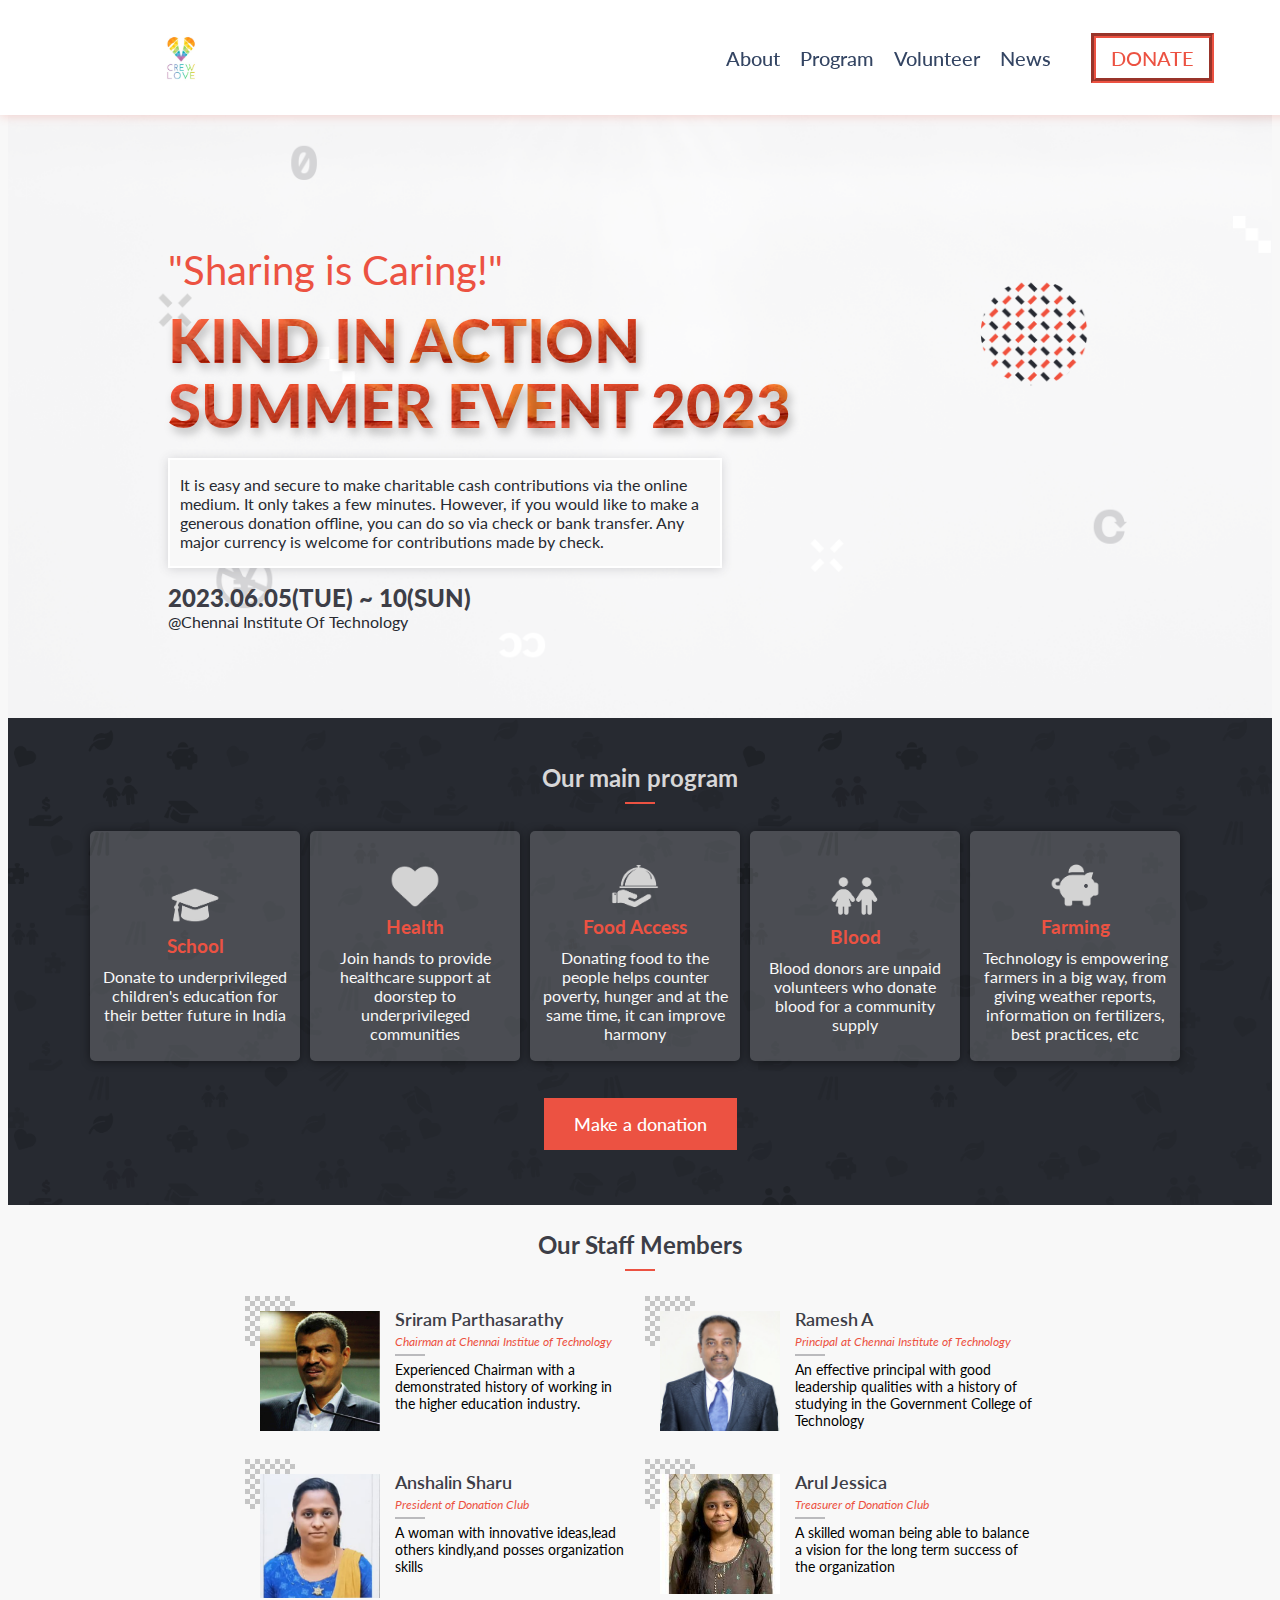
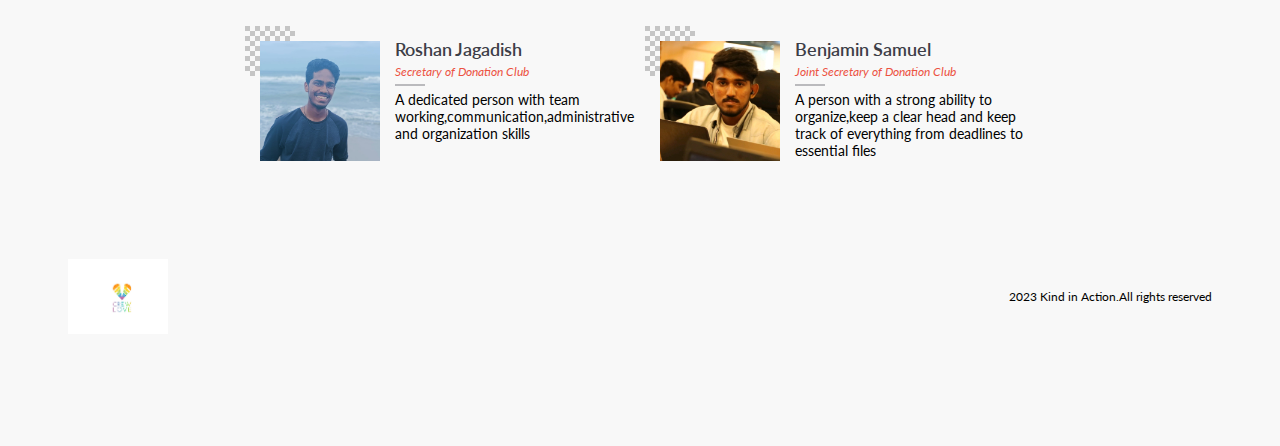
<file: donation/index.html>
<!DOCTYPE html>
<html lang="en">

<head>
  <meta charset="UTF-8">
  <meta http-equiv="X-UA-Compatible" content="IE=edge">
  <meta name="viewport" content="width=device-width, initial-scale=1.0">
  <title>Kind in Action</title>
  <link rel="stylesheet" href="style.css">
  <link rel="shortcut icon" href="img/love_heart_icon_178900.png" type="heart image" />
</head>

<body>
    
  <!--****header & hero****-->
  <div id="headline" class="headline">

    <nav class="navbar">

      <div class="logo">
        <a href="#headline">
          <img src="img/logo.jpeg" alt="">
        </a>
      </div>

      <div class="nav-menu">

        <ul>

          <li class="nav-item">
            <a href="about.html" class="nav-link">About</a>
          </li>
          <li class="nav-item">
            <a href="program1.html" class="nav-link">Program</a>
          </li>
          <li class="nav-item">
            <a href="volunteer.html" class="nav-link">Volunteer</a>
          </li>
         
          <li class="nav-item">
            <a href="news.html" class="nav-link">News</a>
          </li>
          <li class="nav-item special">
            <a href="donate.html" class="nav-link">Donate</a>
          </li>

        </ul>

      </div>
      <div class="hamburger">
        <span class="bar"></span>
        <span class="bar"></span>
        <span class="bar"></span>
      </div>

    </nav>

    <div class="hero fade_in">

      <span>"Sharing is Caring!"</span>
      <h1>Kind in action summer event 2023</h1>
      <p class="description">It is easy and secure to make charitable cash contributions via the online medium. It only takes a few minutes. However, if you would like to make a generous donation offline, you can do so via check or bank transfer. Any major currency is welcome for contributions made by check. </p>
      <h2>
        2023.06.05(TUE) ~ 10(SUN)
      </h2>
      <p>@Chennai Institute Of Technology</p>

    </div>

  </div>

  <!--****program****-->

  <section id="program" class="program">

    <h2>Our main program</h2>
    <span></span>
    <div class="program-item">

      <div class="item">
        <img src="img/edu.png" alt="program logo">
        <h3>School</h3>
        <p>Donate to underprivileged children's education for their better future in India</p>
      </div>

      <div class="item">
        <img src="img/heart.png" alt="program logo">
        <h3>Health</h3>
        <p>Join hands to provide healthcare support at doorstep to underprivileged communities</p>
      </div>

      <div class="item">
        <img src="img/food.png" alt="program logo">
        <h3>Food Access</h3>
        <p>Donating food to the people helps counter poverty, hunger and at the same time, it can improve harmony</p>
      </div>

      <div class="item">
        <img src="img/child.png" alt="program logo">
        <h3>Blood</h3>
        <p>Blood donors are unpaid volunteers who donate blood for a community supply</p>
      </div>

      <div class="item">
        <img src="img/found.png" alt="program logo">
        <h3>Farming</h3>
        <p>Technology is empowering farmers in a big way, from giving weather reports, information on fertilizers, best practices, etc </p>
      </div>

    </div>

    <div class="donation">
      <a href="#">Make a donation</a>
    </div>

  </section>

  <!--**** staff members ****-->
  <section class="staff">
    <h2>Our Staff Members</h2>
    <span></span>

    <div class="staff-members">

    </div>

  </section>

  <!--****Partners logo****-->
  
  

  <footer class="footer">
    <img src="img/logo.jpeg" alt="logo">
    <p>2023 Kind in Action.All rights reserved</p>
  </footer>
  
 
  <a id="myBtn" class="scrollUp" title="Go to top"><img src="img/up.png" alt=""></a>
  
  <script src="main.js"></script>
  <script src="home.js"></script>
</body>

</html>
</file>
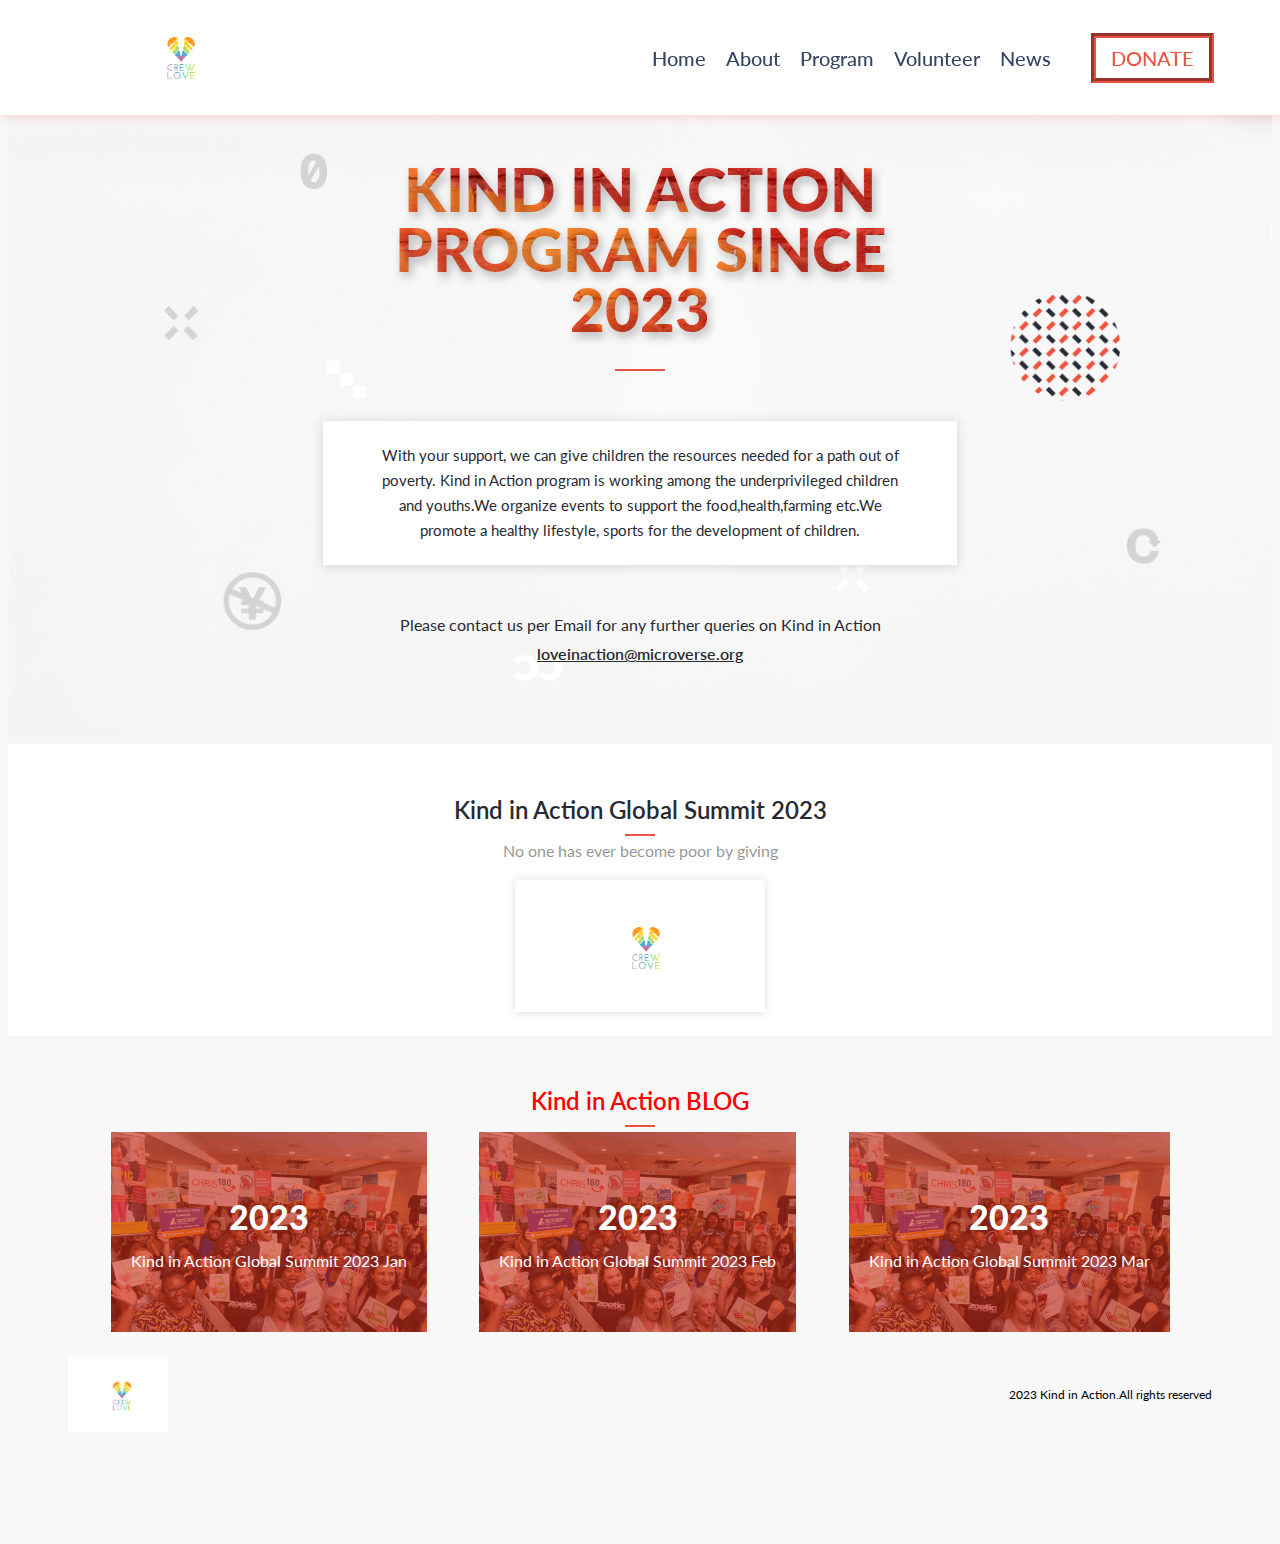
<file: donation/about.html>
<!DOCTYPE html>
<html lang="en">
<head>
  <meta charset="UTF-8">
  <meta http-equiv="X-UA-Compatible" content="IE=edge">
  <meta name="viewport" content="width=device-width, initial-scale=1.0">
  <title>About page</title>
  <link rel="stylesheet" href="about.css">
</head>
<body>
    <!--****header & hero****-->
    <div id="about" class="headline">
      <nav class="navbar">
        <div class="logo">
          <a href="index.html">
            <img src="img/logo.jpeg" alt="">
          </a>
        </div>
        <div class="nav-menu">
          <ul>
            <li class="nav-item">
              <a href="index.html" class="nav-link">Home</a>
            </li>
            <li class="nav-item">
              <a href="about.html" class="nav-link">About</a>
            </li>
            <li class="nav-item">
              <a href="program1.html" class="nav-link">Program</a>
            </li>
            <li class="nav-item">
              <a href="volunteer.html" class="nav-link">Volunteer</a>
            </li>
           
            <li class="nav-item">
              <a href="news.html" class="nav-link">News</a>
            </li>
            <li class="nav-item special">
              <a href="donate.html" class="nav-link">Donate</a>
            </li>
            
          </ul>
          
        </div>
  
        <div class="hamburger">
          <span class="bar"></span>
          <span class="bar"></span>
          <span class="bar"></span>
        </div>
  
      </nav>
      <div class="hero fade_in">
        <h1>Kind in action program since 2023</h1>
        <span></span>
        <p class="description">With your support, we can give children the resources needed for a path out of poverty. Kind in Action program is working among the underprivileged children and youths.We organize events to support the food,health,farming etc.We promote a healthy lifestyle, sports for the development of children.</p>
        <p>Please contact us per Email for any further queries on Kind in Action</p>
        <a href="#">loveinaction@microverse.org</a>
      </div>
    </div>
    <section class="about">
      <h2>Kind in Action Global Summit 2023</h2>
      <span></span>
      <p>No one has ever become poor by giving</p>
      <img src="img/logo.jpeg" alt="logo">
    </section>
    <section id="blog" class="blog">
      <h2>Kind in Action BLOG</h2>
      <span></span>
      <div class="blog-content">
        <div class="blog-item">
          <div class="blog-info">
            <h3>2023</h3>
          <p>Kind in Action Global Summit 2023 Jan</p>
          </div>
        </div>

        <div class="blog-item">
          <div class="blog-info">
            <h3>2023</h3>
          <p>Kind in Action Global Summit 2023 Feb</p>
          </div>
        </div>

        <div class="blog-item">
          <div class="blog-info">
            <h3>2023</h3>
          <p>Kind in Action Global Summit 2023 Mar</p>
          </div>
        </div>

      </div>
    </section>
    
   
   <footer class="footer">
     <img src="img/logo.jpeg" alt="logo">
     <p>2023 Kind in Action.All rights reserved</p>
   </footer>
    <!--scroll up button-->
    <a id="myBtn" class="scrollUp" title="Go to top"><img src="img/up.png" alt=""></a>
    <script src="main.js"></script>
</body>
</html>
</file>
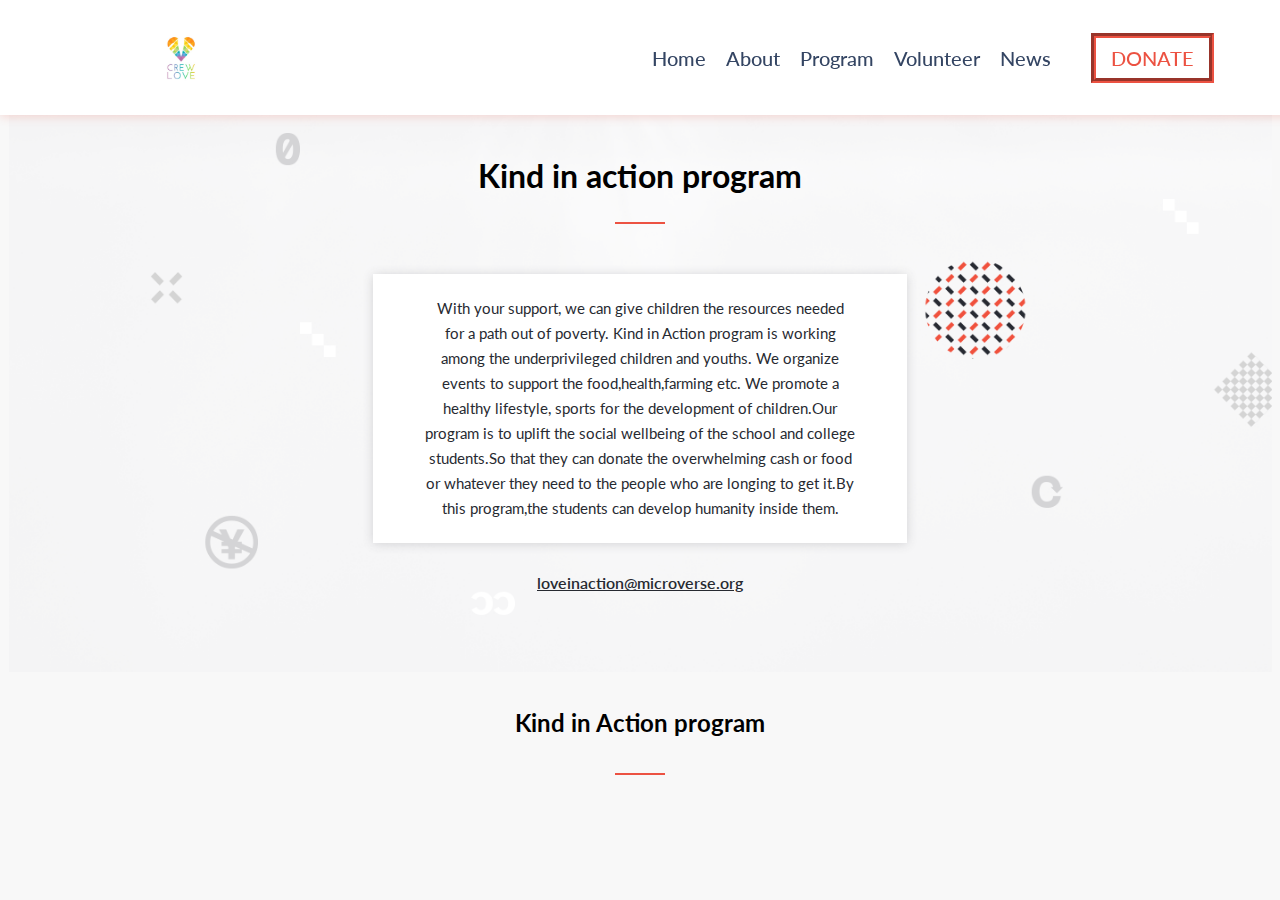
<file: donation/news.html>
<!DOCTYPE html>
<html lang="en">
<head>
  <meta charset="UTF-8">
  <meta http-equiv="X-UA-Compatible" content="IE=edge">
  <meta name="viewport" content="width=device-width, initial-scale=1.0">
  <title>News page</title>
  <link rel="stylesheet" href="new.css">
</head>
<body>
    <!--****header & hero****-->
    <div id="news" class="headline">
      <nav class="navbar">
        <div class="logo">
          <a href="index.html">
            <img src="img/logo.jpeg" alt="">
          </a>
        </div>
        <div class="nav-menu">
          <ul>
            <li class="nav-item">
              <a href="index.html" class="nav-link">Home</a>
            </li>
            <li class="nav-item">
              <a href="about.html" class="nav-link">About</a>
            </li>
            <li class="nav-item">
              <a href="program1.html" class="nav-link">Program</a>
            </li>
            <li class="nav-item">
              <a href="volunteer.html" class="nav-link">Volunteer</a>
            </li>
           
            <li class="nav-item">
              <a href="news.html" class="nav-link">News</a>
            </li>
            <li class="nav-item special">
              <a href="donate.html" class="nav-link">Donate</a>
            </li>
            
          </ul>
          
        </div>
  
        <div class="hamburger">
          <span class="bar"></span>
          <span class="bar"></span>
          <span class="bar"></span>
        </div>
  
      </nav>
      <div class="news comes-in">
        <h1>Kind in action program</h1>
        <span></span>
        <p class="description1">With your support, we can give children the resources needed<br> for a path out of poverty. Kind in Action program is working  <br>among the underprivileged children and youths. We organize<br>events to support the food,health,farming etc. We promote a <br>healthy lifestyle, sports for the development of children.Our <br>program is to uplift the social wellbeing of the school and college<br>students.So that they can donate the overwhelming cash or food<br> or whatever they need to the people who are longing to get it.By<br> this program,the students can develop humanity inside them.</p>
     
        <a href="#">loveinaction@microverse.org</a>
      </div>
    </div>
    <section class="news">
      <h2>Kind in Action program</h2>
      <span></span>
    </section>
    <a id="myBtn" class="scrollUp" title="Go to top"><img src="img/up.png" alt=""></a>
    <script src="main.js"></script>
</body>
</html>
</file>
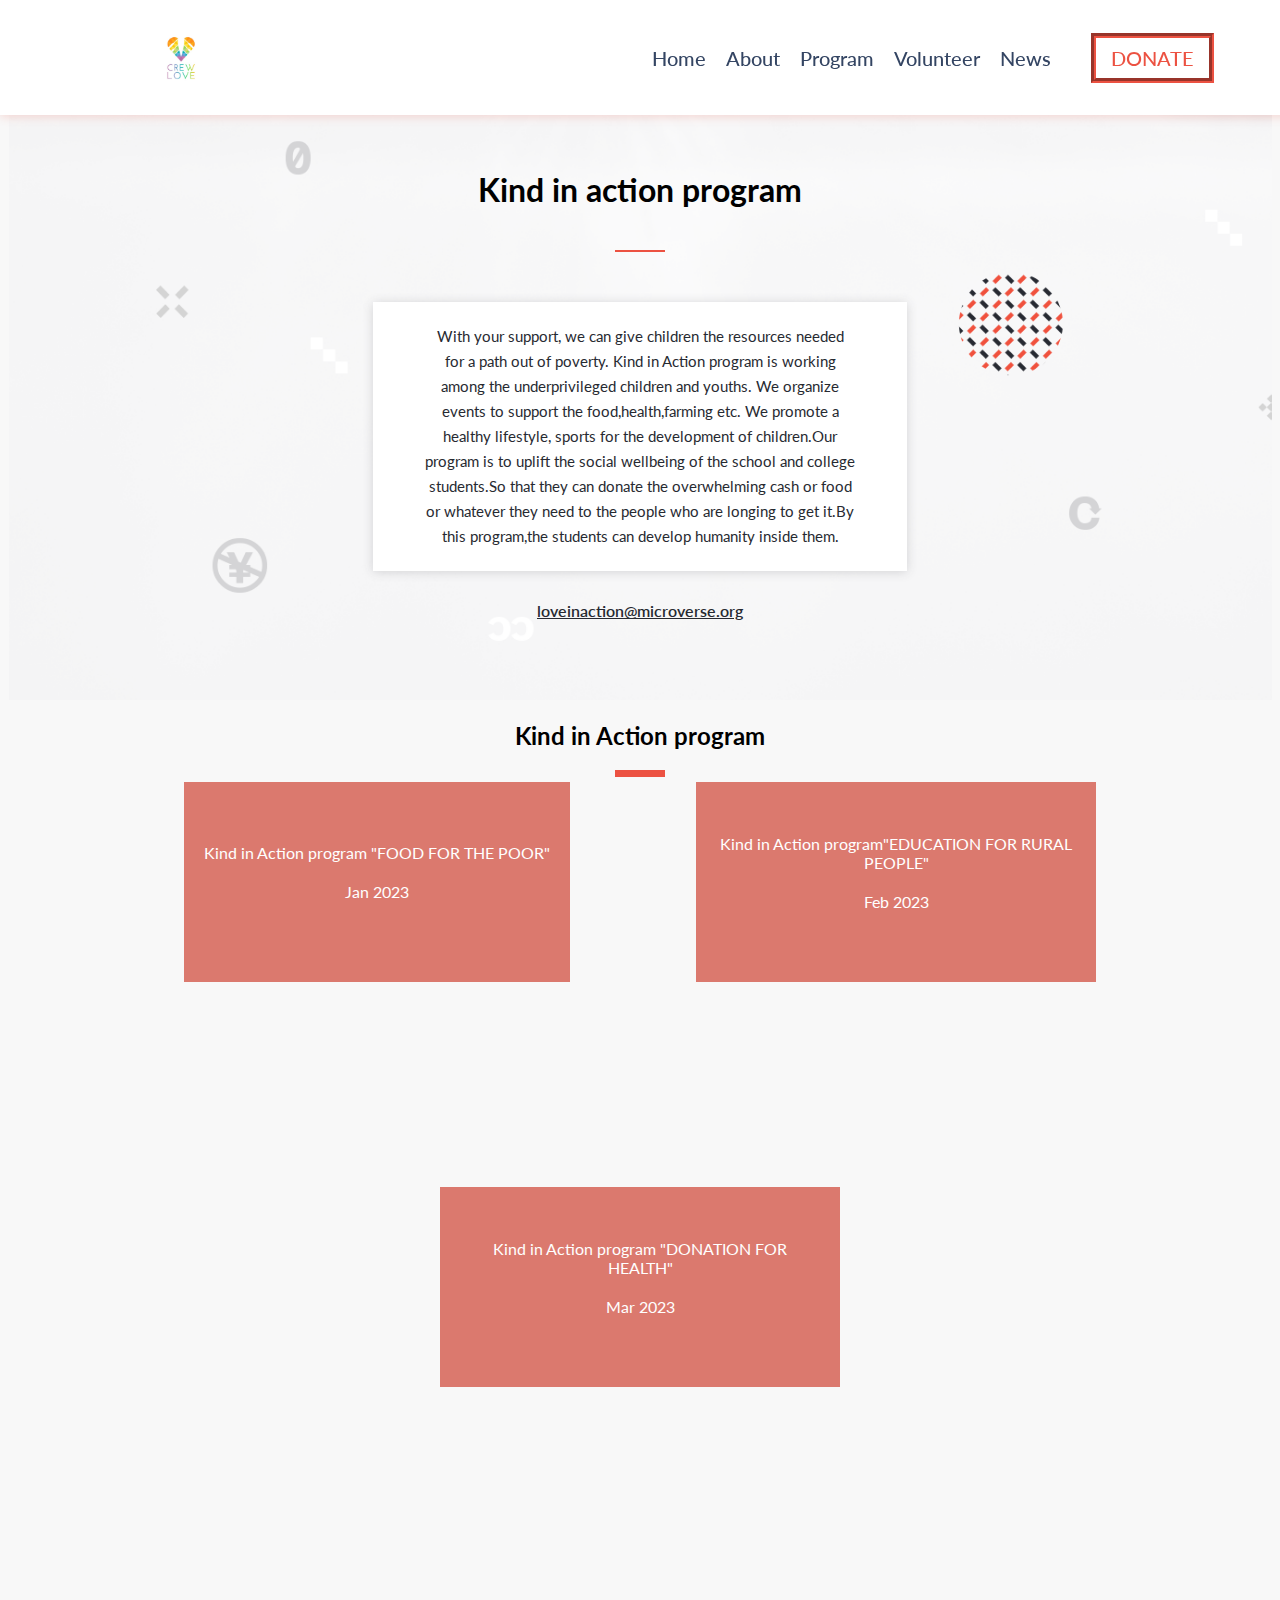
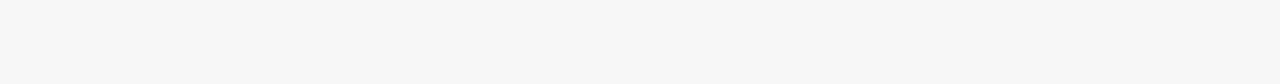
<file: donation/program1.html>
<!DOCTYPE html>
<html lang="en">
<head>
  <meta charset="UTF-8">
  <meta http-equiv="X-UA-Compatible" content="IE=edge">
  <meta name="viewport" content="width=device-width, initial-scale=1.0">
  <title>About page</title>
  <link rel="stylesheet" href="program1.css">
</head>
<body>
    <!--****header & hero****-->
    <div id="program1" class="headline">
      <nav class="navbar">
        <div class="logo">
          <a href="index.html">
            <img src="img/logo.jpeg" alt="">
          </a>
        </div>
        <div class="nav-menu">
          <ul>
            <li class="nav-item">
              <a href="index.html" class="nav-link">Home</a>
            </li>
            <li class="nav-item">
              <a href="about.html" class="nav-link">About</a>
            </li>
            <li class="nav-item">
              <a href="program1.html" class="nav-link">Program</a>
            </li>
            <li class="nav-item">
              <a href="volunteer.html" class="nav-link">Volunteer</a>
            </li>
           
            <li class="nav-item">
              <a href="news.html" class="nav-link">News</a>
            </li>
            <li class="nav-item special">
              <a href="donate.html" class="nav-link">Donate</a>
            </li>
            
          </ul>
          
        </div>
  
        <div class="hamburger">
          <span class="bar"></span>
          <span class="bar"></span>
          <span class="bar"></span>
        </div>
  
      </nav>
      <div class="program1 comes-in">
        <h1>Kind in action program</h1>
        <span></span>
        <p class="description1">With your support, we can give children the resources needed<br> for a path out of poverty. Kind in Action program is working  <br>among the underprivileged children and youths. We organize<br>events to support the food,health,farming etc. We promote a <br>healthy lifestyle, sports for the development of children.Our <br>program is to uplift the social wellbeing of the school and college<br>students.So that they can donate the overwhelming cash or food<br> or whatever they need to the people who are longing to get it.By<br> this program,the students can develop humanity inside them.</p>
     
        <a href="#">loveinaction@microverse.org</a>
      </div>
    </div>
    <section class="program1">
      <h2>Kind in Action program</h2>
      <span></span>
    </section>
    <section id="giveaway" class="giveaway">
      
      <span></span>
      <div class="giveaway-content">
        <div class="giveaway-item">
          <div class="giveaway-info">
          
        
          <p>Kind in Action program "FOOD FOR THE POOR"</p>
          <p>Jan 2023</p>
          
          </div>
        </div>

        <div class="giveaway-item">
          <div class="giveaway-info">
            
          <p>Kind in Action program"EDUCATION FOR RURAL PEOPLE"</p>
          <p>Feb 2023</p>
          </div>
        </div>

        <div class="giveaway-item">
          <div class="giveaway-info">
          <p>Kind in Action program "DONATION FOR HEALTH"</p>
          <p>Mar 2023</p>
          </div>
        </div>

      </div>
    </section>
    <a id="myBtn" class="scrollUp" title="Go to top"><img src="img/up.png" alt=""></a>
    <script src="main.js"></script>
</body>
</html>
</file>
<file: donation/style.css>
@import url('https://fonts.googleapis.com/css2?family=Lato:ital,wght@0,100;0,300;0,400;0,700;0,900;1,100;1,300;1,400&display=swap');

html {
  scroll-behavior: smooth;
}

body {
  font-family: 'Lato', sans-serif;
  background-color: #f8f8f8;
  scroll-behavior: smooth;
  overflow-x: hidden;
}

.logo {
  display: none;
}

.nav-menu {
  position: fixed;
  left: -150%;
  top: -20px;
  padding-top: 80px;
  gap: 0;
  flex-direction: column;
  width: 100%;
  height: 100%;
  transition: 0.3s;
  background: #3d3e47;
  background-image: url(img/mmb.png);
  background-size: cover;
}

.nav-menu.active {
  left: 0;
}

.nav-item {
  margin: 16px 0;
}

.nav-menu li {
  list-style-type: none;
}

.nav-item a {
  font-weight: 600;
  font-size: 32px;
  line-height: 44px;
  color: #fff;
  text-decoration: none;
}

.bar {
  display: block;
  width: 30px;
  height: 6px;
  margin: 5px auto;
  transition: all 0.3s ease-in-out;
  background-color: #3d3e47;
}

.hamburger {
  padding-top: 10px;
  display: block;
  cursor: pointer;
  right: 0;
  width: fit-content;
  margin: 15px 10px;
}

.hamburger.active .bar:nth-child(2) {
  opacity: 0;
}

.hamburger.active .bar:nth-child(1) {
  background-color: #fff;
  transform: translateY(11.5px) rotate(48deg);
}

.hamburger.active .bar:nth-child(3) {
  background-color: #fff;
  transform: translateY(-10.5px) rotate(-48deg);
}

.hamburger.active {
  float: right;
  margin: -100px 20px auto 20px;
}

.headline {
  width: auto;
  height: 500px;
  background-image: url(img/background.png);
  background-size: cover;
  background-repeat: no-repeat;
  padding-bottom: 50px;
}

.hero {
  margin-top: 120px;
}

.hero span {
  margin: 0 10px;
  font-weight: 500;
  font-size: 22px;
  line-height: 24px;
  color: #ec5242;
}

.hero  p {
  color: #272a31;
}

.fade_in {
  animation-duration: 1.5s;
  animation-name: fade_in;
  animation-delay: 0.3s;
  animation-fill-mode: backwards;
}

@keyframes fade_in {
  0% {
    opacity: 0;
  }

  100% {
    opacity: 1;
  }
}


.description {
  padding: 15px 10px;
  margin: 20px 10px;
  background-color: #f8f8f8;
  border: 2px solid #fff;
  box-shadow: 0 1px 10px  #3d3e4731;
}
.description1 {
  padding: 15px 10px;
  margin: 20px 10px;
  background-color: #f8f8f8;
  border: 2px solid #fff;
  box-shadow: 0 1px 10px  #3d3e4731;
}

.hero h1 {
  margin: 0 10px;
  font-weight: 900;
  font-size: 30px;
  line-height: 42px;
  text-transform: uppercase;
  background: url(img/red-bg.jpg);
  background-size: cover;
  background-attachment: fixed;
  -webkit-background-clip: text;
  -webkit-text-fill-color: transparent;
  text-shadow: 3px 5px 10px  #00000042;
}

.hero h2 {
  margin: 15px 10px 0 10px;
  font-weight: 900;
  color: #3d3e47;
}

.hero p {
  margin: 0 10px;
}
.act p {
  padding: 5px 7px;
  margin: 5px 2px;
  background-color: #f5f4f3;
  border: 1px solid #fff;
  box-shadow: 0 1px 5px  #3d3e4731;
}

/* Program section start here */

.program {
  padding: 20px 0;
  background-image: url(img/bgbgbg.png);
  background-size: cover;
}

.program h2 {
  text-align: center;
  font-weight: 700;
  color: #f8f8f8d8;
  margin: 25px 0 10px 0;
}

.program span {
  display: block;
  width: 30px;
  height: 2px;
  margin: 0 auto 25px auto;
  transition: all 0.3s ease-in-out;
  background-color: #ec5242;
}

.item {
  display: flex;
  flex-direction: column;
  align-items: center;
  justify-content: center;
  gap: 20px;
  flex-wrap: wrap;
  padding: 0 40px;
  background-color: #f8f8f82c;
  margin: 10px 30px;
  box-shadow: 0 1px 10px  #00000079;
  border-radius: 5px;
}

.item img {
  width: 50px;
  height: 50px;
  margin-top: 10px;
}

.item h3 {
  color: #ec5242;
  margin: -20px auto -30px auto;
}

.item p {
  color: #f8f8f8;
  max-width: 300px;
  text-align: center;
}

.donation {
  text-align: center;
  margin: 50px;
}

.donation a {
  padding: 15px 30px;
  color: #fff;
  text-decoration: none;
  font-size: 18px;
  font-weight: 500;
  background-color: #ec5242;
}

.staff h2 {
  text-align: center;
  font-weight: 700;
  color: #3d3e47;
  margin: 25px 0 10px 0;
}

.staff span {
  display: block;
  width: 30px;
  height: 2px;
  margin: 0 auto 25px auto;
  transition: all 0.3s ease-in-out;
  background-color: #ec5242;
}

.staff-item {
  display: flex;
  flex-direction: row;
  margin: 0 5px;
  margin-bottom: 10px;
}

.staff-img .back {
  position: absolute;
  width: 50px;
  height: auto;
  opacity: 0.2;
  z-index: -1;
}

.staff-img .profile {
  width: 120px;
  padding: 15px;
}

.staff-info h2 {
  margin: 12px 0 0 0;
  text-align: start;
  font-size: 18px;
  font-weight: 600;
  color: #3d3e47;
}

.staff-info i {
  font-size: 12px;
  color: #ec5242;
}

.staff-info span {
  margin: 5px auto 5px 0;
  background-color: #3d3e4754;
}

.staff-info p {
  margin: 0;
  font-size: 14px;
}

.volunteer {
  background-color: #3d3e47;
}

.volunteer h2 {
  color: #f8f8f8;
  font-size: 20px;
  font-weight: 900;
  text-align: center;
  padding-top: 20px;
}

.volunteer span {
  display: block;
  width: 30px;
  height: 2px;
  margin: 0 auto 25px auto;
  transition: all 0.3s ease-in-out;
  background-color: #ec5242;
}

.volunteer-items {
  display: flex;
  justify-content: space-around;
  flex-wrap: wrap;
  align-items: center;
  padding-bottom: 50px;
}

.volunteer img {
  width: 80px;
  margin-right: 10px;
}


.footer {
  margin: 0 20px;
  display: flex;
  justify-content: space-between;
  align-items: center;
  padding: 20px 10px;
}

.footer img {
  max-width: 100px;
  margin-right: 20px;
}

.footer p {
  font-size: 12px;
  font-weight: 400;
}

.program-item p:hover {
  box-shadow: none;
}

.scrollUp {
  display: none;
  position: fixed;
  max-width: 30px;
  max-height: 30px;
  bottom: 5px;
  right: 20px;
  font-size: 18px;
  border: none;
  outline: none;
  background-color: #ec5242;
  cursor: pointer;
  padding: 15px;
  border-radius: 4px;
  box-shadow: 0 1px 10px  #0000005d;
  transition: all 0.3s ease-in-out;
}

.scrollUp img {
  max-width: 30px;
}

/*****  Desktop version  *****/

@media screen and (min-width: 768px) {
  .logo {
    display: block;
  }

  .logo img {
    max-width: 150px;
  }

  .navbar {
    position: fixed;
    top: 0;
    left: 0;
    width: 87%;
    display: flex;
    justify-content: space-between;
    padding: 0 100px;
    background-color: #fff;
    align-items: center;
    box-shadow: 0 1px 10px  #ec53423b;
  }

  .nav-menu {
    position: relative;
    left: 0;
    top: 0;
    width: auto;
    padding-top: 0;
    background-image: none;
    background-color: transparent;
  }

  .nav-menu ul {
    display: flex;
    flex-direction: row;
  }

  .hamburger {
    display: none;
  }

  .nav-item a {
    font-weight: 500;
    font-size: 20px;
    color: #344563;
    padding-right: 20px;
    text-transform: capitalize;
  }

  .special a {
    color: #ec5242;
    margin-left: 20px;
    padding: 8px 15px;
    text-transform: uppercase;
    border: 5px groove #ec5242;
  }

  .nav-item a:active {
    color: #ec5242;
  }

  .nav-item {
    margin: 0;
  }

  .headline {
    margin-top: -100px;
    padding-top: 230px;
    background-image: url(img/bkgrnd.png);
    padding-bottom: 80px;
  }

  .hero {
    padding: 0 150px;
  }

  .hero span {
    font-size: 40px;
    font-weight: 400;
  }

  .hero h1 {
    font-size: 60px;
    width: 630px;
    margin-top: 20px;
    margin-bottom: 20px;
    line-height: 65px;
  }

  .description {
    max-width: 530px;
  }

  /* program section */
  .program-item {
    display: flex;
    flex-wrap: wrap;
    margin: 0 50px;
    transition: 0.3s;
    justify-content: center;
  }

  .item {
    flex-direction: column;
    gap: 0;
    padding: 20px 10px 2px 10px;
    margin: 2px 10px 2px 0;
    max-width: 190px;
  }

  .program-item :hover {
    transition: 0.3s;
    box-shadow: 0 1px 10px  #ec534277;
  }

  .item :hover {
    border: none;
  }

  .item img {
    width: 50px;
    height: auto;
    color: #fff;
  }

  .item h3 {
    margin-top: 5px;
    margin-bottom: 10px;
  }

  .item p {
    margin-top: 0;
    text-align: center;
  }

  .staff-members {
    display: flex;
    flex-direction: row;
    justify-content: center;
    flex-wrap: wrap;
    margin: 0 80px;
    margin-bottom: 50px;
  }

  .staff-items {
    max-width: 400px;
  }

  .footer {
    margin: 0 50px;
  }
}
</file>
<file: donation/about.css>
@import "style.css";

.headline {
  border: 1px solid transparent;
  height: auto;
}

.hero {
  text-align: center;
}

.description {
  background-color: #fff;
  color: #272a31;
}

.hamburger.active {
  margin: 0 20px auto 0;
}

.hero h1 {
  line-height: 32px;
  margin-bottom: 30px;
}

.hero p {
  color: #272a31;
  margin-top: 20px;
}

.hero a {
  margin-top: 10px;
  color: #272a31;
  font-weight: 600;
}

.about {
  border: 1px solid #fff;
  background-color: #fff;
  text-align: center;
}

.about h2 {
  font-size: 24px;
  font-weight: 600;
  color: #272a31;
  margin: 50px auto 10px auto;
}

.about span {
  display: block;
  margin: 0 auto 5px auto;
  width: 30px;
  height: 2px;
  background-color: #ec5242;
}

.about p {
  margin: 0 20px;
  color: #272a3183;
}

.about img {
  max-width: 150px;
  padding: 10px 50px;
  margin: 20px 0;
  box-shadow: 0 1px 10px  #3d3e472c;
}

.blog {
  text-align: center;
  margin: 0 20px;
}

.blog h2 {
  font-size: 24px;
  font-weight: 600;
  color: red;
  margin: 50px auto 10px auto;
}

.blog span {
  display: block;
  margin: 0 auto 5px auto;
  width: 30px;
  height: 2px;
  background-color: #ec5242;
}

.blog-item {
  max-width: 400px;
  height: 200px;
  background-image: url(img/event.jpg);
  background-size: cover;
  margin-bottom: 5px;
}

.blog-info {
  max-width: 400px;
  height: 200px;
  display: flex;
  flex-direction: column;
  justify-content: center;
  margin-bottom: 10px;
  background-color: #ca2a189d;
}

.blog-info p {
  margin: 0 20px;
  color: #fff;
  margin-bottom: 20px;
}

.blog-info h3 {
  color: #fff;
  font-size: 34px;
  font-weight: 900;
  line-height: 18px;
  margin-bottom: 25px;
}

@media screen and (min-width: 768px) {
  .hero {
    display: flex;
    flex-direction: column;
    align-items: center;
    margin: 0;
  }

  .hero span {
    width: 50px;
    height: 2px;
    background-color: #ec5242;
  }

  .hero h1 {
    line-height: 60px;
  }

  .description {
    font-size: 15px;
    line-height: 25px;
    color: #272a31;
    padding: 20px 50px;
  }

  .hero p {
    margin-top: 50px;
  }

  .blog-content {
    display: flex;
    justify-content: space-evenly;
    margin: 0 30px;
    cursor: pointer;
    flex-wrap: wrap;
  }
}
</file>
<file: donation/new.css>
@import "style.css";

.headline {
  border: 1px solid transparent;
  height: auto;
}

.news {
  text-align: center;
}

.description1 {
  background-color: #fff;
  color: #272a31;
}

.hamburger.active {
  margin: 0 20px auto 0;
}
.news h1 {
    line-height: 32px;
    margin-bottom: 30px;
}
.news p {
  color: #272a31;
  margin-top: 20px;
}
  
.news a {
  margin-top: 10px;
  color: #272a31;
  font-weight: 600;
}
@media screen and (min-width: 768px) {
  .news {
      display: flex;
      flex-direction: column;
      align-items: center;
      margin: 0;
  }
  
  .news span {
      width: 50px;
      height: 2px;
      background-color: #ec5242;
  }
  
  .news h2 {
      line-height: 60px;
  }
  
  .description1 {
      font-size: 15px;
      line-height: 25px;
      color: #272a31;
      padding: 20px 50px;
  }
  
  .news p {
      margin-top: 50px;
  }
}
</file>
<file: donation/program1.css>
@import "style.css";

.headline {
  border: 1px solid transparent;
  height: auto;
}

.program1 {
  text-align: center;
}

.description1 {
  background-color: #fff;
  color: #272a31;
}

.hamburger.active {
  margin: 0 20px auto 0;
}
.program1 h1 {
    line-height: 32px;
    margin-bottom: 30px;
}
.program1 p {
  color: #272a31;
  margin-top: 20px;
}
  
.program1 a {
  margin-top: 10px;
  color: #272a31;
  font-weight: 600;
}
.giveaway {
  text-align: center;
  margin: 0 20px;
}

.giveaway h2 {
  font-size: 24px;
  font-weight: 600;
  color: blue;
  margin: 50px auto 10px auto;
}

.giveaway span {
  display: block;
  margin: 0 auto 5px auto;
  width: 50px;
  height: 5px;
  background-color: #ec5242;
}

.giveaway-item {
  max-width: 500px;
  height: 400px;
  background-size: cover;
  margin-bottom: 5px;
}

.giveaway-info {
  max-width: 400px;
  height: 200px;
  display: flex;
  flex-direction: column;
  justify-content: center;
  margin-bottom: 10px;
  background-color: #ca2a189d;
}

.giveaway-info p {
  margin: 0 20px;
  color: #fff;
  margin-bottom: 20px;
}

.giveaway-info h3 {
  color: #fff;
  font-size: 34px;
  font-weight: 900;
  line-height: 18px;
  margin-bottom: 25px;
}
@media screen and (min-width: 768px) {
    .program1 {
      display: flex;
      flex-direction: column;
      align-items: center;
      margin: 0;
    }
  
    .program1 span {
      width: 50px;
      height: 2px;
      background-color: #ec5242;
    }
  
    .program1 h1 {
      line-height: 60px;
    }
  
    .description1 {
      font-size: 15px;
      line-height: 25px;
      color: #272a31;
      padding: 20px 50px;
    }
  
    .program1 p {
      margin-top: 50px;
    }
    .giveaway-content {
      display: flex;
      justify-content: space-evenly;
      margin: 0 30px;
      cursor: pointer;
      flex-wrap: wrap;
    }
}
</file>
